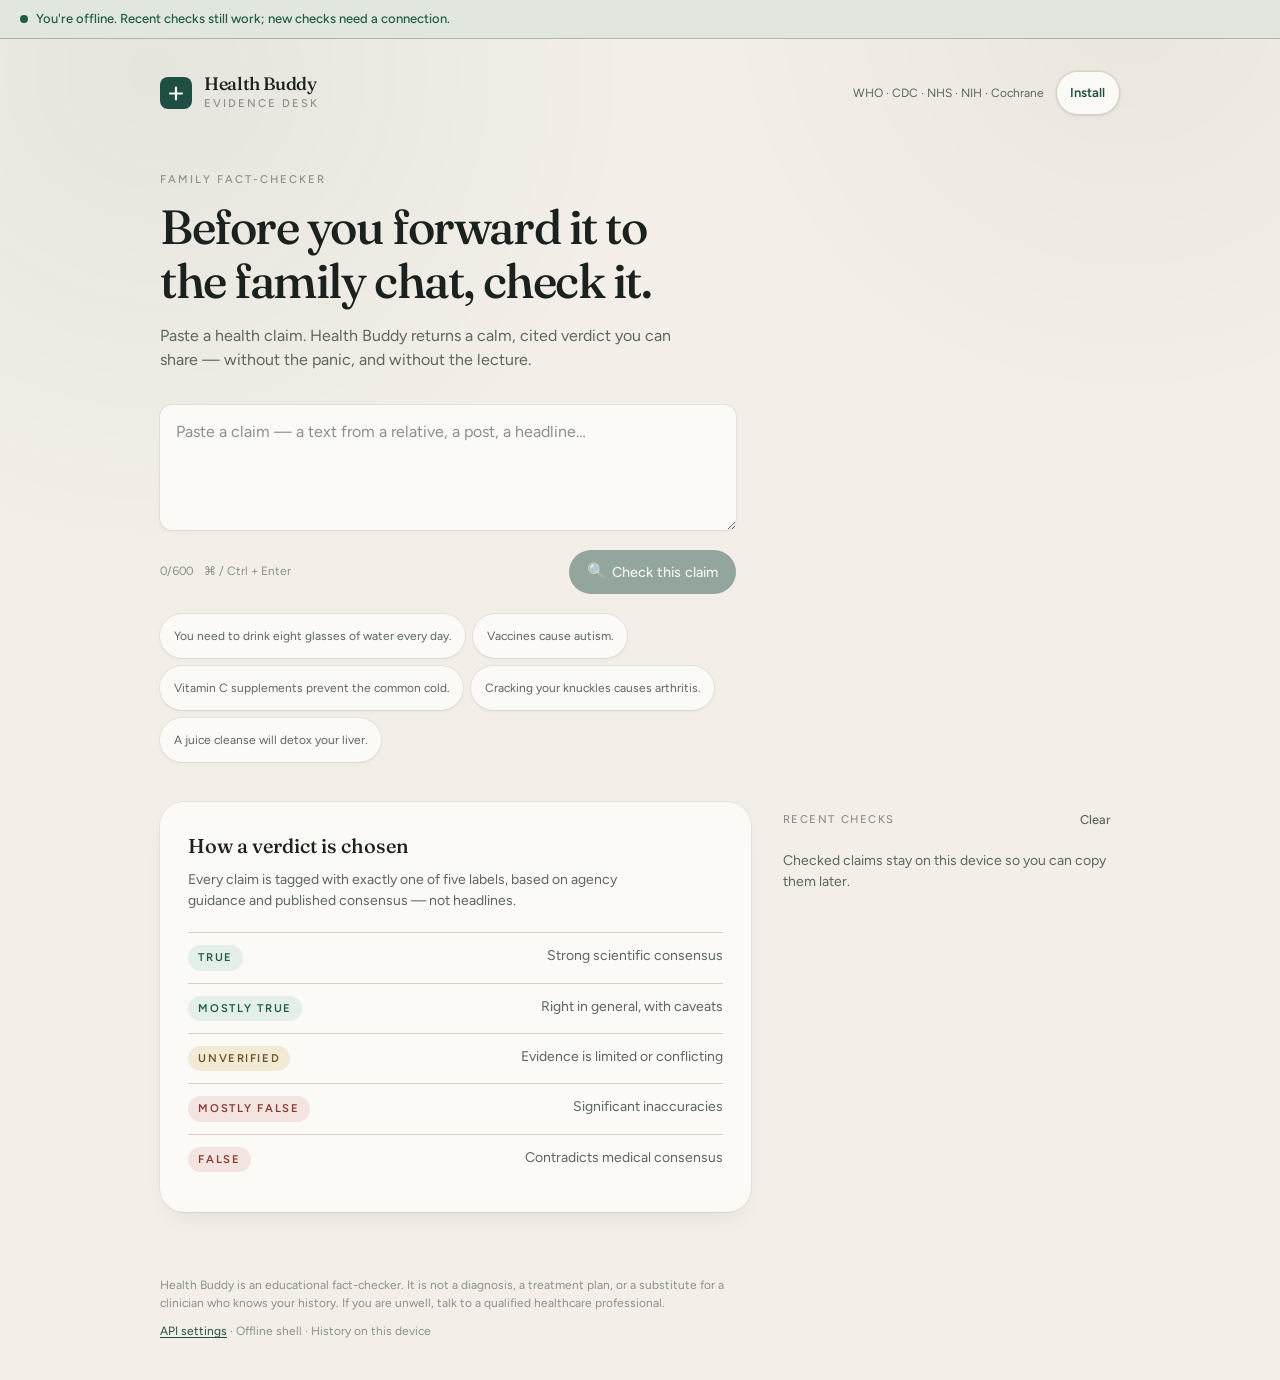
<file: docs/index.html>
<!DOCTYPE html>
<html lang="en">
<head>
  <meta charset="UTF-8" />
  <meta name="viewport" content="width=device-width, initial-scale=1, viewport-fit=cover" />
  <meta name="theme-color" content="#1f4f43" media="(prefers-color-scheme: light)" />
  <meta name="theme-color" content="#1f4f43" media="(prefers-color-scheme: dark)" />
  <meta name="description" content="Health Buddy – calm health-claim fact-checker for families. Paste a claim, get a cited verdict you can share." />
  <meta name="application-name" content="Health Buddy" />
  <meta name="apple-mobile-web-app-capable" content="yes" />
  <meta name="apple-mobile-web-app-status-bar-style" content="default" />
  <meta name="apple-mobile-web-app-title" content="Health Buddy" />
  <meta name="mobile-web-app-capable" content="yes" />
  <meta name="format-detection" content="telephone=no" />
  <link rel="manifest" href="./manifest.json" />
  <link rel="icon" type="image/svg+xml" href="./icon-192.svg" />
  <link rel="apple-touch-icon" href="./icon-192.svg" />
  <title>Health Buddy</title>
  <link rel="preconnect" href="https://fonts.googleapis.com" />
  <link rel="preconnect" href="https://fonts.gstatic.com" crossorigin />
  <link href="https://fonts.googleapis.com/css2?family=Figtree:ital,wght@0,400;0,500;0,600;1,400&family=Fraunces:ital,opsz,wght@0,9..144,500;0,9..144,600;1,9..144,500&display=swap" rel="stylesheet" />
  <link rel="stylesheet" href="./style.css" />
</head>
<body>
  <div class="paper-grain" aria-hidden="true"></div>

  <div id="net-banner" class="net-banner" hidden role="status" aria-live="polite">
    <span class="net-dot" aria-hidden="true"></span>
    <span id="net-banner-text">You're offline. Recent checks still work; new checks need a connection.</span>
  </div>

  <header class="site-header">
    <div class="brand">
      <div class="mark" aria-hidden="true">
        <svg viewBox="0 0 32 32" fill="none" xmlns="http://www.w3.org/2000/svg">
          <rect width="32" height="32" rx="8" fill="currentColor"/>
          <path d="M10 16.5h12M16 10.5v12" stroke="#f7f4ee" stroke-width="2.2" stroke-linecap="round"/>
        </svg>
      </div>
      <div>
        <p class="brand-name">Health Buddy</p>
        <p class="brand-tag">Evidence desk</p>
      </div>
    </div>
    <div class="header-actions">
      <p class="sources-hint">WHO · CDC · NHS · NIH · Cochrane</p>
      <button type="button" id="install-btn" class="btn btn-install" hidden title="Install Health Buddy">
        Install
      </button>
    </div>
  </header>

  <main class="main">
    <section class="hero">
      <p class="eyebrow">Family fact-checker</p>
      <h1>Before you forward it to the family chat, check it.</h1>
      <p class="lede">
        Paste a health claim. Health Buddy returns a calm, cited verdict you can share —
        without the panic, and without the lecture.
      </p>
    </section>

    <form id="claim-form" class="claim-form">
      <label for="claim-input" class="sr-only">Health claim to check</label>
      <textarea
        id="claim-input"
        maxlength="600"
        placeholder="Paste a claim — a text from a relative, a post, a headline…"
        rows="4"
      ></textarea>
      <div class="form-row">
        <p class="char-count"><span id="char-count">0</span>/600 <span class="kbd">⌘ / Ctrl + Enter</span></p>
        <button type="submit" id="check-btn" class="btn btn-primary" disabled>
          <span class="btn-icon" id="btn-icon">🔍</span>
          <span id="btn-label">Check this claim</span>
        </button>
      </div>
    </form>

    <div class="examples" id="examples"></div>

    <div class="results-grid">
      <div class="result-col">
        <div id="status-line" class="status-line shimmer" hidden></div>
        <div id="error-box" class="error-box" hidden></div>
        <div id="verdict-sheet" hidden></div>
        <div id="legend" class="legend-card">
          <h2>How a verdict is chosen</h2>
          <p>Every claim is tagged with exactly one of five labels, based on agency guidance and published consensus — not headlines.</p>
          <ul id="legend-list"></ul>
        </div>
      </div>

      <aside class="history-col">
        <div class="history-head">
          <h2>Recent checks</h2>
          <button type="button" id="clear-history" class="btn btn-ghost" hidden>Clear</button>
        </div>
        <p id="history-empty" class="history-empty">Checked claims stay on this device so you can copy them later.</p>
        <ul id="history-list" class="history-list"></ul>
      </aside>
    </div>
  </main>

  <footer class="site-footer">
    <p>
      Health Buddy is an educational fact-checker. It is not a diagnosis, a treatment plan,
      or a substitute for a clinician who knows your history. If you are unwell, talk to a
      qualified healthcare professional.
    </p>
    <p class="footer-meta">
      <button type="button" id="api-settings-btn" class="linkish">API settings</button>
      · Offline shell · History on this device
    </p>
  </footer>

  <div id="install-sheet" class="install-sheet" hidden>
    <div class="install-sheet-inner">
      <div class="install-mark" aria-hidden="true">
        <svg viewBox="0 0 32 32" width="40" height="40" fill="none" xmlns="http://www.w3.org/2000/svg">
          <rect width="32" height="32" rx="8" fill="#1f4f43"/>
          <path d="M10 16.5h12M16 10.5v12" stroke="#f7f4ee" stroke-width="2.2" stroke-linecap="round"/>
        </svg>
      </div>
      <div class="install-copy">
        <p class="install-title">Install Health Buddy</p>
        <p class="install-desc">Add to your home screen for one-tap fact-checks. Works offline for recent history.</p>
      </div>
      <div class="install-actions">
        <button type="button" id="install-dismiss" class="btn btn-ghost">Not now</button>
        <button type="button" id="install-confirm" class="btn btn-primary">Install</button>
      </div>
    </div>
  </div>

  <dialog id="api-dialog" class="api-dialog">
    <form method="dialog" id="api-form" class="api-form">
      <h2>Backend API</h2>
      <p class="api-help">
        Default backend is the free Hugging Face Gradio Space.
        Change only if you host a different API.
      </p>
      <label for="api-base">API base URL</label>
      <input id="api-base" type="url" placeholder="https://sk6594246-healthbuddy.hf.space" autocomplete="url" />
      <p class="api-hint">Gradio Space: <code>https://sk6594246-healthbuddy.hf.space</code>. FastAPI host: URL that serves <code>POST /check</code>.</p>
      <div class="api-actions">
        <button type="submit" value="cancel" class="btn btn-ghost">Cancel</button>
        <button type="submit" value="save" class="btn btn-primary">Save</button>
      </div>
    </form>
  </dialog>

  <script src="./app.js"></script>
  <script>
    if ("serviceWorker" in navigator) {
      navigator.serviceWorker.register("./sw.js").catch(() => {});
    }
  </script>
</body>
</html>
</file>
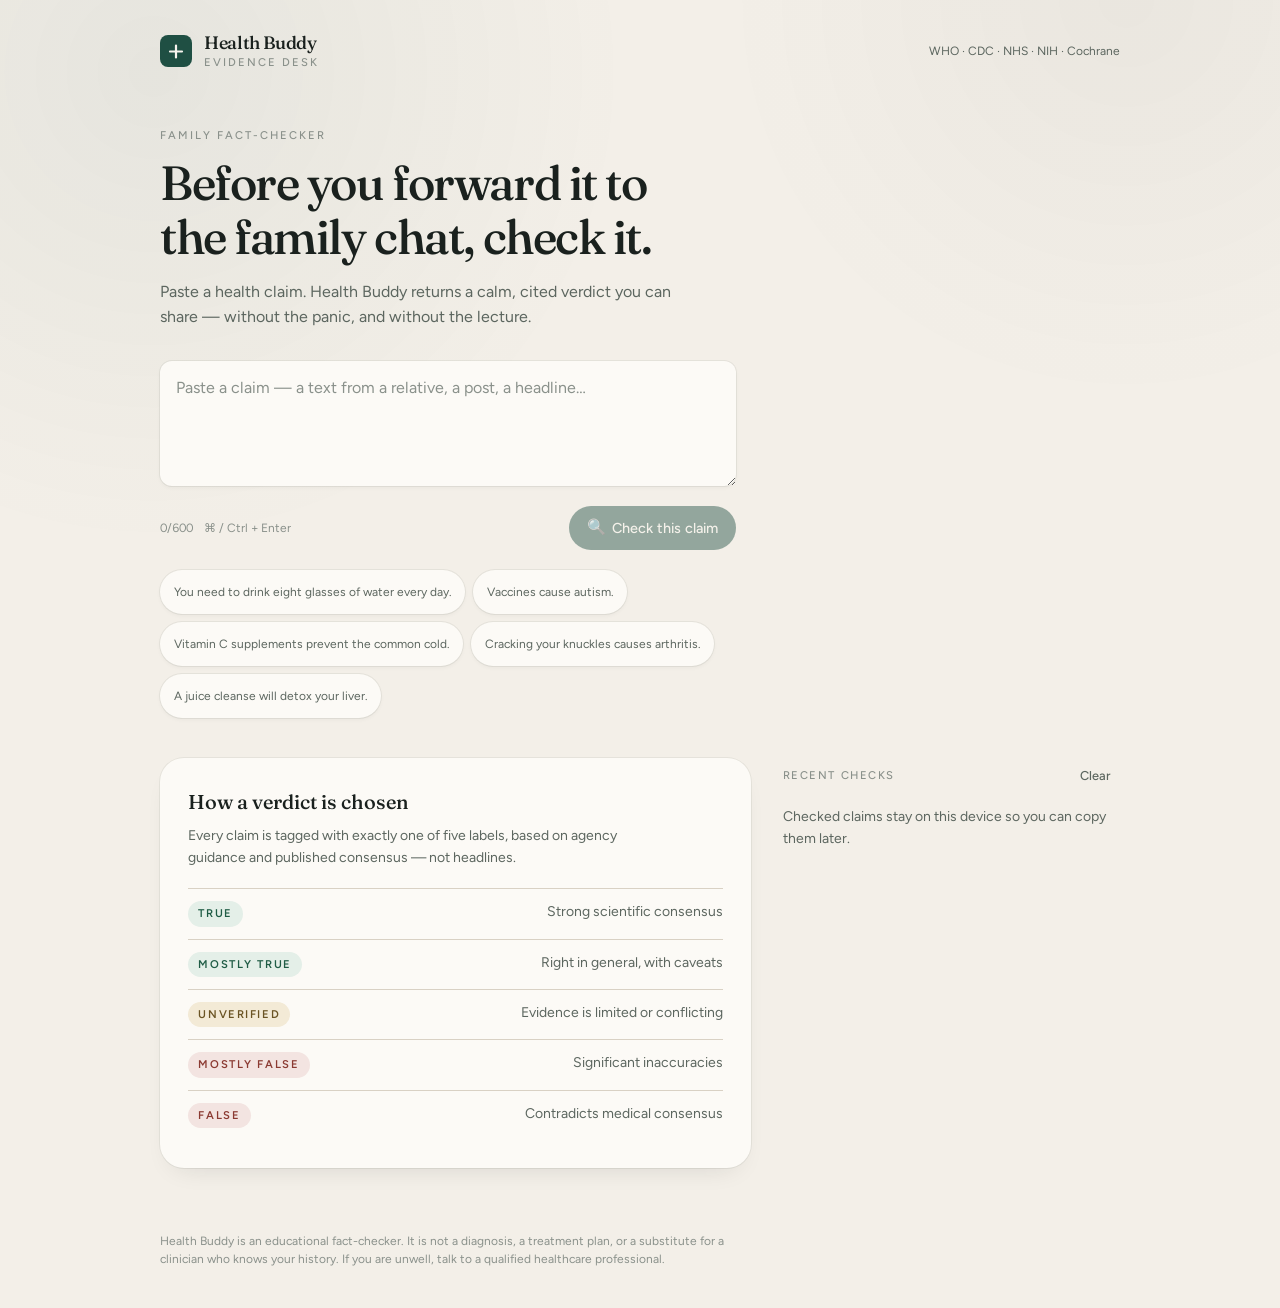
<file: frontend/index.html>
<!DOCTYPE html>
<html lang="en">
<head>
  <meta charset="UTF-8" />
  <meta name="viewport" content="width=device-width, initial-scale=1, viewport-fit=cover" />
  <meta name="theme-color" content="#1f4f43" />
  <meta name="description" content="Health Buddy – calm health-claim fact-checker for families" />
  <title>Health Buddy</title>
  <link rel="manifest" href="./manifest.json" />
  <link rel="preconnect" href="https://fonts.googleapis.com" />
  <link rel="preconnect" href="https://fonts.gstatic.com" crossorigin />
  <link href="https://fonts.googleapis.com/css2?family=Figtree:ital,wght@0,400;0,500;0,600;1,400&family=Fraunces:ital,opsz,wght@0,9..144,500;0,9..144,600;1,9..144,500&display=swap" rel="stylesheet" />
  <link rel="stylesheet" href="./style.css" />
</head>
<body>
  <div class="paper-grain" aria-hidden="true"></div>

  <header class="site-header">
    <div class="brand">
      <div class="mark" aria-hidden="true">
        <svg viewBox="0 0 32 32" fill="none" xmlns="http://www.w3.org/2000/svg">
          <rect width="32" height="32" rx="8" fill="currentColor"/>
          <path d="M10 16.5h12M16 10.5v12" stroke="#f7f4ee" stroke-width="2.2" stroke-linecap="round"/>
        </svg>
      </div>
      <div>
        <p class="brand-name">Health Buddy</p>
        <p class="brand-tag">Evidence desk</p>
      </div>
    </div>
    <p class="sources-hint">WHO · CDC · NHS · NIH · Cochrane</p>
  </header>

  <main class="main">
    <section class="hero">
      <p class="eyebrow">Family fact-checker</p>
      <h1>Before you forward it to the family chat, check it.</h1>
      <p class="lede">
        Paste a health claim. Health Buddy returns a calm, cited verdict you can share —
        without the panic, and without the lecture.
      </p>
    </section>

    <form id="claim-form" class="claim-form">
      <label for="claim-input" class="sr-only">Health claim to check</label>
      <textarea
        id="claim-input"
        maxlength="600"
        placeholder="Paste a claim — a text from a relative, a post, a headline…"
        rows="4"
      ></textarea>
      <div class="form-row">
        <p class="char-count"><span id="char-count">0</span>/600 <span class="kbd">⌘ / Ctrl + Enter</span></p>
        <button type="submit" id="check-btn" class="btn btn-primary" disabled>
          <span class="btn-icon" id="btn-icon">🔍</span>
          <span id="btn-label">Check this claim</span>
        </button>
      </div>
    </form>

    <div class="examples" id="examples"></div>

    <div class="results-grid">
      <div class="result-col">
        <div id="status-line" class="status-line shimmer" hidden></div>
        <div id="error-box" class="error-box" hidden></div>
        <div id="verdict-sheet" hidden></div>
        <div id="legend" class="legend-card">
          <h2>How a verdict is chosen</h2>
          <p>Every claim is tagged with exactly one of five labels, based on agency guidance and published consensus — not headlines.</p>
          <ul id="legend-list"></ul>
        </div>
      </div>

      <aside class="history-col">
        <div class="history-head">
          <h2>Recent checks</h2>
          <button type="button" id="clear-history" class="btn btn-ghost" hidden>Clear</button>
        </div>
        <p id="history-empty" class="history-empty">Checked claims stay on this device so you can copy them later.</p>
        <ul id="history-list" class="history-list"></ul>
      </aside>
    </div>
  </main>

  <footer class="site-footer">
    <p>
      Health Buddy is an educational fact-checker. It is not a diagnosis, a treatment plan,
      or a substitute for a clinician who knows your history. If you are unwell, talk to a
      qualified healthcare professional.
    </p>
  </footer>

  <script src="./app.js"></script>
  <script>
    if ("serviceWorker" in navigator) {
      navigator.serviceWorker.register("./sw.js").catch(() => {});
    }
  </script>
</body>
</html>
</file>
<file: docs/style.css>
/* Health Buddy – calm paper aesthetic (inspired by HealthBuddy design) */

:root {
  --font-sans: "Figtree", ui-sans-serif, system-ui, sans-serif;
  --font-display: "Fraunces", Georgia, "Times New Roman", serif;

  --bg: #f3efe8;
  --surface: #fcfaf6;
  --surface-2: #ebe6dc;
  --fg: #1a211e;
  --muted: #5c665f;
  --subtle: #8a918b;
  --primary: #1f4f43;
  --primary-hover: #183f36;
  --primary-fg: #f7f4ee;
  --border: #d9d1c4;

  --true: #1f5c45;
  --true-bg: #e4efe8;
  --mixed: #6b5424;
  --mixed-bg: #f3ead6;
  --false: #8b3a32;
  --false-bg: #f3e4e1;

  --radius-sm: 8px;
  --radius-md: 12px;
  --radius-lg: 16px;
  --radius-xl: 24px;

  --shadow-border:
    0 0 0 1px rgba(26, 33, 30, 0.06),
    0 1px 2px -1px rgba(26, 33, 30, 0.06),
    0 2px 4px 0 rgba(26, 33, 30, 0.04);
  --shadow-border-hover:
    0 0 0 1px rgba(26, 33, 30, 0.1),
    0 1px 2px -1px rgba(26, 33, 30, 0.08),
    0 2px 4px 0 rgba(26, 33, 30, 0.06);
  --shadow-sheet:
    0 0 0 1px rgba(26, 33, 30, 0.06),
    0 1px 2px -1px rgba(26, 33, 30, 0.06),
    0 12px 28px -16px rgba(26, 33, 30, 0.16);

  --ease: cubic-bezier(0.22, 1, 0.36, 1);
}

*,
*::before,
*::after {
  box-sizing: border-box;
}

html {
  -webkit-font-smoothing: antialiased;
  -moz-osx-font-smoothing: grayscale;
}

body {
  margin: 0;
  min-height: 100dvh;
  background: var(--bg);
  color: var(--fg);
  font-family: var(--font-sans);
  line-height: 1.55;
  position: relative;
}

.paper-grain {
  pointer-events: none;
  position: fixed;
  inset: 0;
  background-image:
    radial-gradient(circle at 12% 8%, color-mix(in oklab, var(--primary) 6%, transparent), transparent 34%),
    radial-gradient(circle at 88% 0%, color-mix(in oklab, var(--fg) 4%, transparent), transparent 28%);
  z-index: 0;
}

.sr-only {
  position: absolute;
  width: 1px;
  height: 1px;
  padding: 0;
  margin: -1px;
  overflow: hidden;
  clip: rect(0, 0, 0, 0);
  border: 0;
}

/* Header */
.site-header {
  position: relative;
  z-index: 1;
  max-width: 64rem;
  margin: 0 auto;
  padding: 1.5rem 1.25rem 0;
  display: flex;
  align-items: center;
  justify-content: space-between;
  gap: 1rem;
}

.brand {
  display: flex;
  align-items: center;
  gap: 0.75rem;
}

.mark {
  width: 2rem;
  height: 2rem;
  color: var(--primary);
}

.mark svg {
  width: 100%;
  height: 100%;
  display: block;
}

.brand-name {
  margin: 0;
  font-family: var(--font-display);
  font-size: 1.125rem;
  font-weight: 500;
  letter-spacing: -0.02em;
  line-height: 1.2;
}

.brand-tag {
  margin: 0;
  font-size: 0.7rem;
  font-weight: 500;
  text-transform: uppercase;
  letter-spacing: 0.18em;
  color: var(--subtle);
}

.sources-hint {
  display: none;
  margin: 0;
  max-width: 14rem;
  text-align: right;
  font-size: 0.75rem;
  line-height: 1.35;
  color: var(--muted);
}

@media (min-width: 640px) {
  .site-header {
    padding: 2rem 2rem 0;
  }
  .sources-hint {
    display: block;
  }
}

/* Main */
.main {
  position: relative;
  z-index: 1;
  max-width: 64rem;
  margin: 0 auto;
  padding: 2.5rem 1.25rem 4rem;
}

@media (min-width: 640px) {
  .main {
    padding: 3.5rem 2rem 4rem;
  }
}

.hero {
  max-width: 36rem;
}

.eyebrow {
  margin: 0;
  font-size: 0.7rem;
  font-weight: 500;
  text-transform: uppercase;
  letter-spacing: 0.18em;
  color: var(--subtle);
}

.hero h1 {
  margin: 0.75rem 0 0;
  font-family: var(--font-display);
  font-size: clamp(2rem, 5vw, 3rem);
  font-weight: 500;
  line-height: 1.12;
  letter-spacing: -0.03em;
  text-wrap: balance;
}

.lede {
  margin: 1rem 0 0;
  max-width: 32rem;
  font-size: 1rem;
  color: var(--muted);
  text-wrap: pretty;
}

/* Form */
.claim-form {
  margin-top: 2rem;
  max-width: 36rem;
}

textarea {
  width: 100%;
  min-height: 6.5rem;
  padding: 0.9rem 1rem;
  border: none;
  border-radius: var(--radius-md);
  background: var(--surface);
  color: var(--fg);
  font-family: inherit;
  font-size: 1rem;
  line-height: 1.5;
  resize: vertical;
  box-shadow: var(--shadow-border);
  outline: none;
  transition: box-shadow 150ms var(--ease);
}

textarea:focus {
  box-shadow: var(--shadow-border-hover), 0 0 0 3px color-mix(in oklab, var(--primary) 25%, transparent);
}

textarea::placeholder {
  color: var(--subtle);
}

.form-row {
  margin-top: 0.75rem;
  display: flex;
  flex-wrap: wrap;
  align-items: center;
  justify-content: space-between;
  gap: 0.75rem;
}

.char-count {
  margin: 0;
  font-size: 0.75rem;
  font-variant-numeric: tabular-nums;
  color: var(--subtle);
}

.kbd {
  display: none;
  margin-left: 0.5rem;
}

@media (min-width: 640px) {
  .kbd {
    display: inline;
  }
}

/* Buttons */
.btn {
  display: inline-flex;
  align-items: center;
  justify-content: center;
  gap: 0.4rem;
  min-height: 2.75rem;
  padding: 0 1.1rem;
  border: none;
  border-radius: 999px;
  font-family: inherit;
  font-size: 0.9rem;
  font-weight: 500;
  cursor: pointer;
  transition: background 150ms var(--ease), color 150ms var(--ease), box-shadow 150ms var(--ease);
}

.btn:disabled {
  opacity: 0.45;
  cursor: not-allowed;
}

.btn-primary {
  background: var(--primary);
  color: var(--primary-fg);
}

.btn-primary:hover:not(:disabled) {
  background: var(--primary-hover);
}

.btn-outline {
  background: var(--surface);
  color: var(--fg);
  box-shadow: var(--shadow-border);
}

.btn-outline:hover:not(:disabled) {
  box-shadow: var(--shadow-border-hover);
}

.btn-ghost {
  background: transparent;
  color: var(--muted);
  min-height: 2.25rem;
  padding: 0 0.6rem;
  font-size: 0.8rem;
}

.btn-ghost:hover {
  color: var(--fg);
}

.btn-icon {
  font-size: 0.95rem;
  line-height: 1;
}

/* Examples */
.examples {
  margin-top: 1.25rem;
  max-width: 36rem;
  display: flex;
  flex-wrap: wrap;
  gap: 0.5rem;
}

.chip {
  min-height: 2.75rem;
  padding: 0.5rem 0.85rem;
  border: none;
  border-radius: 999px;
  background: var(--surface);
  color: var(--muted);
  font-family: inherit;
  font-size: 0.75rem;
  line-height: 1.35;
  text-align: left;
  cursor: pointer;
  box-shadow: var(--shadow-border);
  transition: color 150ms var(--ease), box-shadow 150ms var(--ease);
}

.chip:hover {
  color: var(--fg);
  box-shadow: var(--shadow-border-hover);
}

/* Results grid */
.results-grid {
  margin-top: 2.5rem;
  display: grid;
  gap: 2rem;
}

@media (min-width: 960px) {
  .results-grid {
    grid-template-columns: minmax(0, 1.4fr) minmax(16rem, 0.8fr);
    align-items: start;
  }
}

.status-line {
  margin-bottom: 0.75rem;
  font-size: 0.9rem;
  color: var(--muted);
}

.shimmer {
  background-image: linear-gradient(
    90deg,
    var(--muted) 0%,
    var(--fg) 45%,
    var(--muted) 100%
  );
  background-size: 200% 100%;
  background-clip: text;
  color: transparent;
  animation: shimmer 1.8s linear infinite;
}

@keyframes shimmer {
  from { background-position: 100% 0; }
  to { background-position: -100% 0; }
}

.error-box {
  padding: 1rem 1.25rem;
  border-radius: var(--radius-lg);
  background: var(--false-bg);
  color: var(--false);
  font-size: 0.9rem;
  box-shadow: var(--shadow-border);
}

/* Verdict sheet */
.verdict-card {
  padding: 1.25rem;
  border-radius: var(--radius-xl);
  background: var(--surface);
  box-shadow: var(--shadow-sheet);
  animation: rise 400ms var(--ease) both;
}

@media (min-width: 640px) {
  .verdict-card {
    padding: 1.75rem;
  }
}

@keyframes rise {
  from {
    opacity: 0;
    transform: translateY(12px);
    filter: blur(4px);
  }
  to {
    opacity: 1;
    transform: none;
    filter: none;
  }
}

.verdict-top {
  display: flex;
  flex-wrap: wrap;
  align-items: flex-start;
  justify-content: space-between;
  gap: 0.75rem;
}

.badge {
  display: inline-flex;
  align-items: center;
  padding: 0.25rem 0.65rem;
  border-radius: 999px;
  font-size: 0.7rem;
  font-weight: 600;
  text-transform: uppercase;
  letter-spacing: 0.14em;
}

.badge-good {
  background: var(--true-bg);
  color: var(--true);
}

.badge-mixed {
  background: var(--mixed-bg);
  color: var(--mixed);
}

.badge-bad {
  background: var(--false-bg);
  color: var(--false);
}

.verdict-hint {
  margin: 0;
  font-size: 0.875rem;
  color: var(--muted);
}

.verdict-summary {
  margin: 1.25rem 0 0;
  font-family: var(--font-display);
  font-size: 1.4rem;
  font-weight: 500;
  line-height: 1.3;
  letter-spacing: -0.02em;
  text-wrap: balance;
}

.verdict-claim {
  margin: 1rem 0 0;
  font-size: 0.875rem;
  color: var(--muted);
}

.verdict-claim span {
  color: var(--fg);
}

.confidence {
  margin-top: 1.5rem;
}

.confidence-row {
  display: flex;
  justify-content: space-between;
  font-size: 0.875rem;
}

.confidence-row span:first-child {
  color: var(--muted);
}

.confidence-bar {
  margin-top: 0.5rem;
  display: flex;
  gap: 0.25rem;
}

.confidence-bar span {
  flex: 1;
  height: 0.375rem;
  border-radius: 999px;
  background: var(--surface-2);
}

.confidence-bar span.filled {
  background: var(--primary);
}

.action-row {
  margin-top: 1.5rem;
  display: flex;
  flex-direction: column;
  gap: 0.5rem;
}

@media (min-width: 480px) {
  .action-row {
    flex-direction: row;
  }
  .action-row .btn-primary {
    flex: 1;
  }
}

.section-label {
  margin: 2rem 0 0;
  font-size: 0.7rem;
  font-weight: 500;
  text-transform: uppercase;
  letter-spacing: 0.14em;
  color: var(--subtle);
}

.breakdown {
  margin: 0.75rem 0 0;
  padding: 0;
  list-style: none;
}

.breakdown li {
  display: flex;
  gap: 0.75rem;
  margin-top: 0.75rem;
  font-size: 0.9rem;
  color: var(--fg);
}

.breakdown li::before {
  content: "";
  margin-top: 0.55rem;
  width: 0.375rem;
  height: 0.375rem;
  border-radius: 50%;
  background: var(--primary);
  flex-shrink: 0;
}

.sources {
  margin: 0.75rem 0 0;
  padding: 0;
  list-style: none;
}

.sources li {
  padding: 0.75rem 0;
  border-bottom: 1px solid var(--border);
}

.sources li:last-child {
  border-bottom: none;
}

.sources a {
  display: flex;
  justify-content: space-between;
  gap: 0.75rem;
  color: inherit;
  text-decoration: none;
  min-height: 2.75rem;
}

.sources a:hover .org {
  color: var(--primary);
}

.org {
  display: block;
  font-size: 0.9rem;
  font-weight: 500;
}

.topic {
  display: block;
  margin-top: 0.15rem;
  font-size: 0.85rem;
  color: var(--muted);
}

.disclaimer {
  margin: 2rem 0 0;
  padding-top: 1rem;
  border-top: 1px solid var(--border);
  font-size: 0.75rem;
  line-height: 1.5;
  color: var(--subtle);
}

/* Legend */
.legend-card {
  padding: 1.25rem;
  border-radius: var(--radius-xl);
  background: var(--surface);
  box-shadow: var(--shadow-sheet);
}

@media (min-width: 640px) {
  .legend-card {
    padding: 1.75rem;
  }
}

.legend-card h2 {
  margin: 0;
  font-family: var(--font-display);
  font-size: 1.25rem;
  font-weight: 500;
}

.legend-card > p {
  margin: 0.5rem 0 0;
  max-width: 28rem;
  font-size: 0.875rem;
  color: var(--muted);
}

#legend-list {
  margin: 1.25rem 0 0;
  padding: 0;
  list-style: none;
}

#legend-list li {
  display: flex;
  align-items: flex-start;
  justify-content: space-between;
  gap: 1rem;
  padding: 0.75rem 0;
  border-top: 1px solid var(--border);
  font-size: 0.875rem;
  color: var(--muted);
}

/* History */
.history-head {
  display: flex;
  align-items: center;
  justify-content: space-between;
  gap: 0.75rem;
}

.history-head h2 {
  margin: 0;
  font-size: 0.7rem;
  font-weight: 500;
  text-transform: uppercase;
  letter-spacing: 0.14em;
  color: var(--subtle);
}

.history-empty {
  margin: 0.75rem 0 0;
  font-size: 0.875rem;
  color: var(--muted);
}

.history-list {
  margin: 0.75rem 0 0;
  padding: 0;
  list-style: none;
}

.history-item {
  margin-bottom: 0.5rem;
  padding: 0.75rem;
  border-radius: var(--radius-md);
  background: var(--surface);
  box-shadow: var(--shadow-border);
}

.history-item.active {
  box-shadow: var(--shadow-border-hover);
}

.history-item button.pick {
  width: 100%;
  border: none;
  background: none;
  padding: 0;
  text-align: left;
  cursor: pointer;
  font-family: inherit;
  color: inherit;
}

.history-item .claim-snip {
  margin: 0.5rem 0 0;
  font-size: 0.875rem;
  line-height: 1.35;
  display: -webkit-box;
  -webkit-line-clamp: 2;
  -webkit-box-orient: vertical;
  overflow: hidden;
}

.history-item .remove {
  margin-top: 0.35rem;
  display: block;
  margin-left: auto;
  border: none;
  background: none;
  font-size: 0.75rem;
  color: var(--subtle);
  cursor: pointer;
  min-height: 2.25rem;
  padding: 0 0.25rem;
}

.history-item .remove:hover {
  color: var(--fg);
}

/* Footer */
.site-footer {
  position: relative;
  z-index: 1;
  max-width: 64rem;
  margin: 0 auto;
  padding: 0 1.25rem 2.5rem;
}

.site-footer p {
  max-width: 36rem;
  margin: 0;
  font-size: 0.75rem;
  line-height: 1.5;
  color: var(--subtle);
}

@media (min-width: 640px) {
  .site-footer {
    padding: 0 2rem 2.5rem;
  }
}

@media (prefers-reduced-motion: reduce) {
  .shimmer,
  .verdict-card {
    animation: none;
  }
  .shimmer {
    color: var(--muted);
    background: none;
  }
}

/* ---------- Pure PWA extras ---------- */

.header-actions {
  display: flex;
  align-items: center;
  gap: 0.75rem;
  flex-wrap: wrap;
  justify-content: flex-end;
}

.btn-install {
  font-size: 0.8125rem;
  font-weight: 600;
  padding: 0.4rem 0.85rem;
  border-radius: 999px;
  border: 1px solid var(--border);
  background: var(--surface);
  color: var(--primary);
  cursor: pointer;
  box-shadow: var(--shadow-border);
  transition: background 0.15s var(--ease), border-color 0.15s var(--ease);
}

.btn-install:hover {
  background: var(--surface-2);
  border-color: color-mix(in oklab, var(--primary) 35%, var(--border));
}

/* Offline / online banner */
.net-banner {
  position: sticky;
  top: 0;
  z-index: 40;
  display: flex;
  align-items: center;
  gap: 0.5rem;
  padding: 0.55rem 1.25rem;
  font-size: 0.8125rem;
  font-weight: 500;
  background: color-mix(in oklab, var(--true) 12%, var(--surface));
  color: var(--true);
  border-bottom: 1px solid color-mix(in oklab, var(--true) 22%, var(--border));
}

.net-banner.offline {
  background: color-mix(in oklab, var(--false) 12%, var(--surface));
  color: var(--false);
  border-bottom-color: color-mix(in oklab, var(--false) 22%, var(--border));
}

.net-dot {
  width: 0.5rem;
  height: 0.5rem;
  border-radius: 50%;
  background: currentColor;
  flex-shrink: 0;
}

.net-banner.offline .net-dot {
  animation: pulse-dot 1.4s ease-in-out infinite;
}

@keyframes pulse-dot {
  0%, 100% { opacity: 1; transform: scale(1); }
  50% { opacity: 0.45; transform: scale(0.85); }
}

/* Install bottom sheet */
.install-sheet {
  position: fixed;
  inset: auto 0 0 0;
  z-index: 50;
  padding: 0 1rem max(1rem, env(safe-area-inset-bottom));
  pointer-events: none;
}

.install-sheet:not([hidden]) {
  pointer-events: auto;
}

.install-sheet-inner {
  max-width: 28rem;
  margin: 0 auto;
  display: grid;
  grid-template-columns: auto 1fr;
  grid-template-rows: auto auto;
  gap: 0.35rem 0.85rem;
  padding: 1rem 1.1rem;
  background: var(--surface);
  border-radius: var(--radius-xl);
  box-shadow: var(--shadow-sheet);
  border: 1px solid var(--border);
  animation: sheet-up 0.35s var(--ease);
}

@keyframes sheet-up {
  from { transform: translateY(120%); opacity: 0; }
  to { transform: translateY(0); opacity: 1; }
}

.install-mark {
  grid-row: 1 / 3;
  align-self: center;
}

.install-title {
  margin: 0;
  font-family: var(--font-display);
  font-size: 1rem;
  font-weight: 600;
}

.install-desc {
  margin: 0;
  font-size: 0.8125rem;
  color: var(--muted);
  line-height: 1.4;
}

.install-actions {
  grid-column: 1 / -1;
  display: flex;
  justify-content: flex-end;
  gap: 0.5rem;
  margin-top: 0.5rem;
}

/* API dialog */
.api-dialog {
  border: none;
  border-radius: var(--radius-lg);
  padding: 0;
  max-width: 24rem;
  width: calc(100% - 2rem);
  background: var(--surface);
  box-shadow: var(--shadow-sheet);
  color: var(--fg);
}

.api-dialog::backdrop {
  background: rgba(26, 33, 30, 0.35);
  backdrop-filter: blur(2px);
}

.api-form {
  padding: 1.35rem 1.4rem 1.25rem;
  display: flex;
  flex-direction: column;
  gap: 0.5rem;
}

.api-form h2 {
  margin: 0 0 0.15rem;
  font-family: var(--font-display);
  font-size: 1.2rem;
}

.api-help,
.api-hint {
  margin: 0;
  font-size: 0.8125rem;
  color: var(--muted);
  line-height: 1.45;
}

.api-form label {
  font-size: 0.8125rem;
  font-weight: 600;
  margin-top: 0.35rem;
}

.api-form input[type="url"] {
  font: inherit;
  padding: 0.55rem 0.7rem;
  border-radius: var(--radius-sm);
  border: 1px solid var(--border);
  background: var(--bg);
  color: var(--fg);
}

.api-form input[type="url"]:focus {
  outline: 2px solid color-mix(in oklab, var(--primary) 45%, transparent);
  outline-offset: 1px;
}

.api-actions {
  display: flex;
  justify-content: flex-end;
  gap: 0.5rem;
  margin-top: 0.75rem;
}

.footer-meta {
  margin-top: 0.65rem !important;
  font-size: 0.75rem;
  color: var(--subtle);
}

.linkish {
  border: none;
  background: none;
  padding: 0;
  font: inherit;
  color: var(--primary);
  text-decoration: underline;
  text-underline-offset: 2px;
  cursor: pointer;
}

.linkish:hover {
  color: var(--primary-hover);
}

@media (prefers-reduced-motion: reduce) {
  .install-sheet-inner,
  .net-banner.offline .net-dot {
    animation: none;
  }
}
</file>
<file: frontend/style.css>
/* Health Buddy – calm paper aesthetic (inspired by HealthBuddy design) */

:root {
  --font-sans: "Figtree", ui-sans-serif, system-ui, sans-serif;
  --font-display: "Fraunces", Georgia, "Times New Roman", serif;

  --bg: #f3efe8;
  --surface: #fcfaf6;
  --surface-2: #ebe6dc;
  --fg: #1a211e;
  --muted: #5c665f;
  --subtle: #8a918b;
  --primary: #1f4f43;
  --primary-hover: #183f36;
  --primary-fg: #f7f4ee;
  --border: #d9d1c4;

  --true: #1f5c45;
  --true-bg: #e4efe8;
  --mixed: #6b5424;
  --mixed-bg: #f3ead6;
  --false: #8b3a32;
  --false-bg: #f3e4e1;

  --radius-sm: 8px;
  --radius-md: 12px;
  --radius-lg: 16px;
  --radius-xl: 24px;

  --shadow-border:
    0 0 0 1px rgba(26, 33, 30, 0.06),
    0 1px 2px -1px rgba(26, 33, 30, 0.06),
    0 2px 4px 0 rgba(26, 33, 30, 0.04);
  --shadow-border-hover:
    0 0 0 1px rgba(26, 33, 30, 0.1),
    0 1px 2px -1px rgba(26, 33, 30, 0.08),
    0 2px 4px 0 rgba(26, 33, 30, 0.06);
  --shadow-sheet:
    0 0 0 1px rgba(26, 33, 30, 0.06),
    0 1px 2px -1px rgba(26, 33, 30, 0.06),
    0 12px 28px -16px rgba(26, 33, 30, 0.16);

  --ease: cubic-bezier(0.22, 1, 0.36, 1);
}

*,
*::before,
*::after {
  box-sizing: border-box;
}

html {
  -webkit-font-smoothing: antialiased;
  -moz-osx-font-smoothing: grayscale;
}

body {
  margin: 0;
  min-height: 100dvh;
  background: var(--bg);
  color: var(--fg);
  font-family: var(--font-sans);
  line-height: 1.55;
  position: relative;
}

.paper-grain {
  pointer-events: none;
  position: fixed;
  inset: 0;
  background-image:
    radial-gradient(circle at 12% 8%, color-mix(in oklab, var(--primary) 6%, transparent), transparent 34%),
    radial-gradient(circle at 88% 0%, color-mix(in oklab, var(--fg) 4%, transparent), transparent 28%);
  z-index: 0;
}

.sr-only {
  position: absolute;
  width: 1px;
  height: 1px;
  padding: 0;
  margin: -1px;
  overflow: hidden;
  clip: rect(0, 0, 0, 0);
  border: 0;
}

/* Header */
.site-header {
  position: relative;
  z-index: 1;
  max-width: 64rem;
  margin: 0 auto;
  padding: 1.5rem 1.25rem 0;
  display: flex;
  align-items: center;
  justify-content: space-between;
  gap: 1rem;
}

.brand {
  display: flex;
  align-items: center;
  gap: 0.75rem;
}

.mark {
  width: 2rem;
  height: 2rem;
  color: var(--primary);
}

.mark svg {
  width: 100%;
  height: 100%;
  display: block;
}

.brand-name {
  margin: 0;
  font-family: var(--font-display);
  font-size: 1.125rem;
  font-weight: 500;
  letter-spacing: -0.02em;
  line-height: 1.2;
}

.brand-tag {
  margin: 0;
  font-size: 0.7rem;
  font-weight: 500;
  text-transform: uppercase;
  letter-spacing: 0.18em;
  color: var(--subtle);
}

.sources-hint {
  display: none;
  margin: 0;
  max-width: 14rem;
  text-align: right;
  font-size: 0.75rem;
  line-height: 1.35;
  color: var(--muted);
}

@media (min-width: 640px) {
  .site-header {
    padding: 2rem 2rem 0;
  }
  .sources-hint {
    display: block;
  }
}

/* Main */
.main {
  position: relative;
  z-index: 1;
  max-width: 64rem;
  margin: 0 auto;
  padding: 2.5rem 1.25rem 4rem;
}

@media (min-width: 640px) {
  .main {
    padding: 3.5rem 2rem 4rem;
  }
}

.hero {
  max-width: 36rem;
}

.eyebrow {
  margin: 0;
  font-size: 0.7rem;
  font-weight: 500;
  text-transform: uppercase;
  letter-spacing: 0.18em;
  color: var(--subtle);
}

.hero h1 {
  margin: 0.75rem 0 0;
  font-family: var(--font-display);
  font-size: clamp(2rem, 5vw, 3rem);
  font-weight: 500;
  line-height: 1.12;
  letter-spacing: -0.03em;
  text-wrap: balance;
}

.lede {
  margin: 1rem 0 0;
  max-width: 32rem;
  font-size: 1rem;
  color: var(--muted);
  text-wrap: pretty;
}

/* Form */
.claim-form {
  margin-top: 2rem;
  max-width: 36rem;
}

textarea {
  width: 100%;
  min-height: 6.5rem;
  padding: 0.9rem 1rem;
  border: none;
  border-radius: var(--radius-md);
  background: var(--surface);
  color: var(--fg);
  font-family: inherit;
  font-size: 1rem;
  line-height: 1.5;
  resize: vertical;
  box-shadow: var(--shadow-border);
  outline: none;
  transition: box-shadow 150ms var(--ease);
}

textarea:focus {
  box-shadow: var(--shadow-border-hover), 0 0 0 3px color-mix(in oklab, var(--primary) 25%, transparent);
}

textarea::placeholder {
  color: var(--subtle);
}

.form-row {
  margin-top: 0.75rem;
  display: flex;
  flex-wrap: wrap;
  align-items: center;
  justify-content: space-between;
  gap: 0.75rem;
}

.char-count {
  margin: 0;
  font-size: 0.75rem;
  font-variant-numeric: tabular-nums;
  color: var(--subtle);
}

.kbd {
  display: none;
  margin-left: 0.5rem;
}

@media (min-width: 640px) {
  .kbd {
    display: inline;
  }
}

/* Buttons */
.btn {
  display: inline-flex;
  align-items: center;
  justify-content: center;
  gap: 0.4rem;
  min-height: 2.75rem;
  padding: 0 1.1rem;
  border: none;
  border-radius: 999px;
  font-family: inherit;
  font-size: 0.9rem;
  font-weight: 500;
  cursor: pointer;
  transition: background 150ms var(--ease), color 150ms var(--ease), box-shadow 150ms var(--ease);
}

.btn:disabled {
  opacity: 0.45;
  cursor: not-allowed;
}

.btn-primary {
  background: var(--primary);
  color: var(--primary-fg);
}

.btn-primary:hover:not(:disabled) {
  background: var(--primary-hover);
}

.btn-outline {
  background: var(--surface);
  color: var(--fg);
  box-shadow: var(--shadow-border);
}

.btn-outline:hover:not(:disabled) {
  box-shadow: var(--shadow-border-hover);
}

.btn-ghost {
  background: transparent;
  color: var(--muted);
  min-height: 2.25rem;
  padding: 0 0.6rem;
  font-size: 0.8rem;
}

.btn-ghost:hover {
  color: var(--fg);
}

.btn-icon {
  font-size: 0.95rem;
  line-height: 1;
}

/* Examples */
.examples {
  margin-top: 1.25rem;
  max-width: 36rem;
  display: flex;
  flex-wrap: wrap;
  gap: 0.5rem;
}

.chip {
  min-height: 2.75rem;
  padding: 0.5rem 0.85rem;
  border: none;
  border-radius: 999px;
  background: var(--surface);
  color: var(--muted);
  font-family: inherit;
  font-size: 0.75rem;
  line-height: 1.35;
  text-align: left;
  cursor: pointer;
  box-shadow: var(--shadow-border);
  transition: color 150ms var(--ease), box-shadow 150ms var(--ease);
}

.chip:hover {
  color: var(--fg);
  box-shadow: var(--shadow-border-hover);
}

/* Results grid */
.results-grid {
  margin-top: 2.5rem;
  display: grid;
  gap: 2rem;
}

@media (min-width: 960px) {
  .results-grid {
    grid-template-columns: minmax(0, 1.4fr) minmax(16rem, 0.8fr);
    align-items: start;
  }
}

.status-line {
  margin-bottom: 0.75rem;
  font-size: 0.9rem;
  color: var(--muted);
}

.shimmer {
  background-image: linear-gradient(
    90deg,
    var(--muted) 0%,
    var(--fg) 45%,
    var(--muted) 100%
  );
  background-size: 200% 100%;
  background-clip: text;
  color: transparent;
  animation: shimmer 1.8s linear infinite;
}

@keyframes shimmer {
  from { background-position: 100% 0; }
  to { background-position: -100% 0; }
}

.error-box {
  padding: 1rem 1.25rem;
  border-radius: var(--radius-lg);
  background: var(--false-bg);
  color: var(--false);
  font-size: 0.9rem;
  box-shadow: var(--shadow-border);
}

/* Verdict sheet */
.verdict-card {
  padding: 1.25rem;
  border-radius: var(--radius-xl);
  background: var(--surface);
  box-shadow: var(--shadow-sheet);
  animation: rise 400ms var(--ease) both;
}

@media (min-width: 640px) {
  .verdict-card {
    padding: 1.75rem;
  }
}

@keyframes rise {
  from {
    opacity: 0;
    transform: translateY(12px);
    filter: blur(4px);
  }
  to {
    opacity: 1;
    transform: none;
    filter: none;
  }
}

.verdict-top {
  display: flex;
  flex-wrap: wrap;
  align-items: flex-start;
  justify-content: space-between;
  gap: 0.75rem;
}

.badge {
  display: inline-flex;
  align-items: center;
  padding: 0.25rem 0.65rem;
  border-radius: 999px;
  font-size: 0.7rem;
  font-weight: 600;
  text-transform: uppercase;
  letter-spacing: 0.14em;
}

.badge-good {
  background: var(--true-bg);
  color: var(--true);
}

.badge-mixed {
  background: var(--mixed-bg);
  color: var(--mixed);
}

.badge-bad {
  background: var(--false-bg);
  color: var(--false);
}

.verdict-hint {
  margin: 0;
  font-size: 0.875rem;
  color: var(--muted);
}

.verdict-summary {
  margin: 1.25rem 0 0;
  font-family: var(--font-display);
  font-size: 1.4rem;
  font-weight: 500;
  line-height: 1.3;
  letter-spacing: -0.02em;
  text-wrap: balance;
}

.verdict-claim {
  margin: 1rem 0 0;
  font-size: 0.875rem;
  color: var(--muted);
}

.verdict-claim span {
  color: var(--fg);
}

.confidence {
  margin-top: 1.5rem;
}

.confidence-row {
  display: flex;
  justify-content: space-between;
  font-size: 0.875rem;
}

.confidence-row span:first-child {
  color: var(--muted);
}

.confidence-bar {
  margin-top: 0.5rem;
  display: flex;
  gap: 0.25rem;
}

.confidence-bar span {
  flex: 1;
  height: 0.375rem;
  border-radius: 999px;
  background: var(--surface-2);
}

.confidence-bar span.filled {
  background: var(--primary);
}

.action-row {
  margin-top: 1.5rem;
  display: flex;
  flex-direction: column;
  gap: 0.5rem;
}

@media (min-width: 480px) {
  .action-row {
    flex-direction: row;
  }
  .action-row .btn-primary {
    flex: 1;
  }
}

.section-label {
  margin: 2rem 0 0;
  font-size: 0.7rem;
  font-weight: 500;
  text-transform: uppercase;
  letter-spacing: 0.14em;
  color: var(--subtle);
}

.breakdown {
  margin: 0.75rem 0 0;
  padding: 0;
  list-style: none;
}

.breakdown li {
  display: flex;
  gap: 0.75rem;
  margin-top: 0.75rem;
  font-size: 0.9rem;
  color: var(--fg);
}

.breakdown li::before {
  content: "";
  margin-top: 0.55rem;
  width: 0.375rem;
  height: 0.375rem;
  border-radius: 50%;
  background: var(--primary);
  flex-shrink: 0;
}

.sources {
  margin: 0.75rem 0 0;
  padding: 0;
  list-style: none;
}

.sources li {
  padding: 0.75rem 0;
  border-bottom: 1px solid var(--border);
}

.sources li:last-child {
  border-bottom: none;
}

.sources a {
  display: flex;
  justify-content: space-between;
  gap: 0.75rem;
  color: inherit;
  text-decoration: none;
  min-height: 2.75rem;
}

.sources a:hover .org {
  color: var(--primary);
}

.org {
  display: block;
  font-size: 0.9rem;
  font-weight: 500;
}

.topic {
  display: block;
  margin-top: 0.15rem;
  font-size: 0.85rem;
  color: var(--muted);
}

.disclaimer {
  margin: 2rem 0 0;
  padding-top: 1rem;
  border-top: 1px solid var(--border);
  font-size: 0.75rem;
  line-height: 1.5;
  color: var(--subtle);
}

/* Legend */
.legend-card {
  padding: 1.25rem;
  border-radius: var(--radius-xl);
  background: var(--surface);
  box-shadow: var(--shadow-sheet);
}

@media (min-width: 640px) {
  .legend-card {
    padding: 1.75rem;
  }
}

.legend-card h2 {
  margin: 0;
  font-family: var(--font-display);
  font-size: 1.25rem;
  font-weight: 500;
}

.legend-card > p {
  margin: 0.5rem 0 0;
  max-width: 28rem;
  font-size: 0.875rem;
  color: var(--muted);
}

#legend-list {
  margin: 1.25rem 0 0;
  padding: 0;
  list-style: none;
}

#legend-list li {
  display: flex;
  align-items: flex-start;
  justify-content: space-between;
  gap: 1rem;
  padding: 0.75rem 0;
  border-top: 1px solid var(--border);
  font-size: 0.875rem;
  color: var(--muted);
}

/* History */
.history-head {
  display: flex;
  align-items: center;
  justify-content: space-between;
  gap: 0.75rem;
}

.history-head h2 {
  margin: 0;
  font-size: 0.7rem;
  font-weight: 500;
  text-transform: uppercase;
  letter-spacing: 0.14em;
  color: var(--subtle);
}

.history-empty {
  margin: 0.75rem 0 0;
  font-size: 0.875rem;
  color: var(--muted);
}

.history-list {
  margin: 0.75rem 0 0;
  padding: 0;
  list-style: none;
}

.history-item {
  margin-bottom: 0.5rem;
  padding: 0.75rem;
  border-radius: var(--radius-md);
  background: var(--surface);
  box-shadow: var(--shadow-border);
}

.history-item.active {
  box-shadow: var(--shadow-border-hover);
}

.history-item button.pick {
  width: 100%;
  border: none;
  background: none;
  padding: 0;
  text-align: left;
  cursor: pointer;
  font-family: inherit;
  color: inherit;
}

.history-item .claim-snip {
  margin: 0.5rem 0 0;
  font-size: 0.875rem;
  line-height: 1.35;
  display: -webkit-box;
  -webkit-line-clamp: 2;
  -webkit-box-orient: vertical;
  overflow: hidden;
}

.history-item .remove {
  margin-top: 0.35rem;
  display: block;
  margin-left: auto;
  border: none;
  background: none;
  font-size: 0.75rem;
  color: var(--subtle);
  cursor: pointer;
  min-height: 2.25rem;
  padding: 0 0.25rem;
}

.history-item .remove:hover {
  color: var(--fg);
}

/* Footer */
.site-footer {
  position: relative;
  z-index: 1;
  max-width: 64rem;
  margin: 0 auto;
  padding: 0 1.25rem 2.5rem;
}

.site-footer p {
  max-width: 36rem;
  margin: 0;
  font-size: 0.75rem;
  line-height: 1.5;
  color: var(--subtle);
}

@media (min-width: 640px) {
  .site-footer {
    padding: 0 2rem 2.5rem;
  }
}

@media (prefers-reduced-motion: reduce) {
  .shimmer,
  .verdict-card {
    animation: none;
  }
  .shimmer {
    color: var(--muted);
    background: none;
  }
}
</file>
